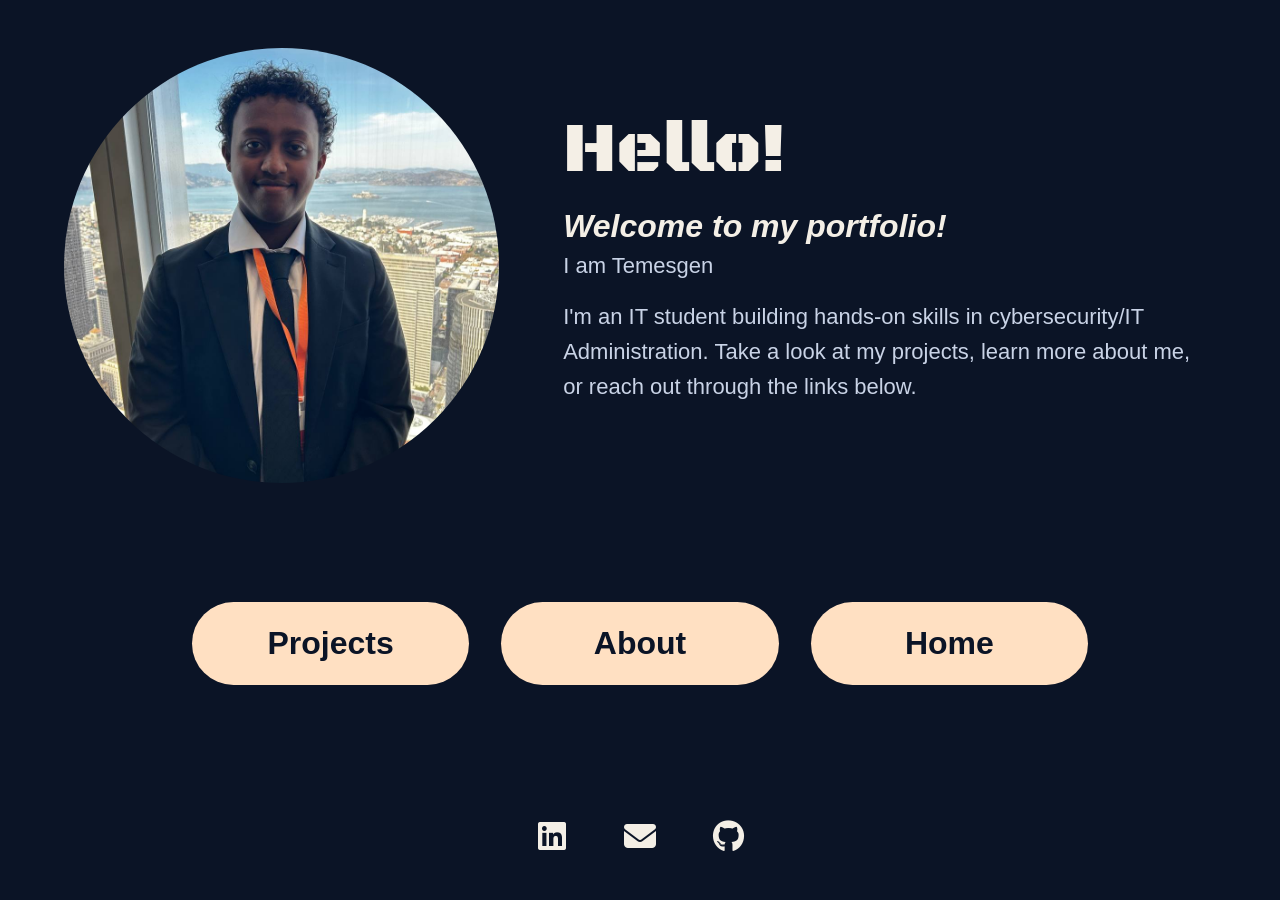
<file: index.html>
<!DOCTYPE html>
<html lang="en">
<head>
    <meta charset="UTF-8">
    <meta name="viewport" content="width=device-width, initial-scale=1.0">
    <title>Temesgen | Portfolio</title>
    <!--Logo-->
    <link rel="icon" type="image/svg+xml" href="images/logo.svg">
    <!--CSS-->
    <link rel="stylesheet" href="style.css">
    <!--SocialMedia Logos-->
    <link rel="stylesheet" href="https://cdnjs.cloudflare.com/ajax/libs/font-awesome/6.5.2/css/all.min.css">
    <!--Googlefont-->
    <link rel="preconnect" href="https://fonts.googleapis.com">
    <link rel="preconnect" href="https://fonts.gstatic.com" crossorigin>
    <link href="https://fonts.googleapis.com/css2?family=Black+Ops+One&display=swap" rel="stylesheet">    
</head>
<body>
  <div class="page">
           
    <header class="hero"> 
      <figure class="portrait">
        <img class="my_image" src="Images/My Picture.jpeg" alt="Picture of Temesgen">
      </figure>


      <div class="intro">
        <h1>Hello!</h1>
        <h2 class="name"><i>Welcome to my portfolio!</i></h2>
        <p>I am Temesgen</p> 
        <p>I'm an IT student building hands-on skills in
         cybersecurity/IT Administration. Take a look at my projects, learn more about me, or reach
         out through the links below.</p>
      </div>     
    </header>    
   
<!--I will change all those listed into horizontally alligned buttons-->
  <main id="main-content" class="home-main">
      <nav class="home-nav" aria-label="Main navigation">
        <ul>
          <li><a href="Projects.html">Projects</a></li>
          <li><a href="About.html">About</a></li>
          <li><a href="index.html" aria-current="page">Home</a></li>
        </ul>
      </nav>
    </main>
   
<!--Social Media Logos-->
<footer class="site-footer">
      <ul class="social">
        <li><a href="https://www.linkedin.com/in/temesgen-m/?isSelfProfile=true" aria-label="LinkedIn"><i class="fa-brands fa-linkedin" aria-hidden="true"></i></a></li>
        <li><a href="mailto:temesgenmekone0@gmail.com" aria-label="Email"><i class="fa-solid fa-envelope" aria-hidden="true"></i></a></li>
        <li><a href="https://github.com/walelgnet-gif" aria-label="GitHub"><i class="fa-brands fa-github" aria-hidden="true"></i></a></li>
      </ul>
</footer>
    
  </div> 

  <script src="script.js"></script>
</body>
</html>
</file>
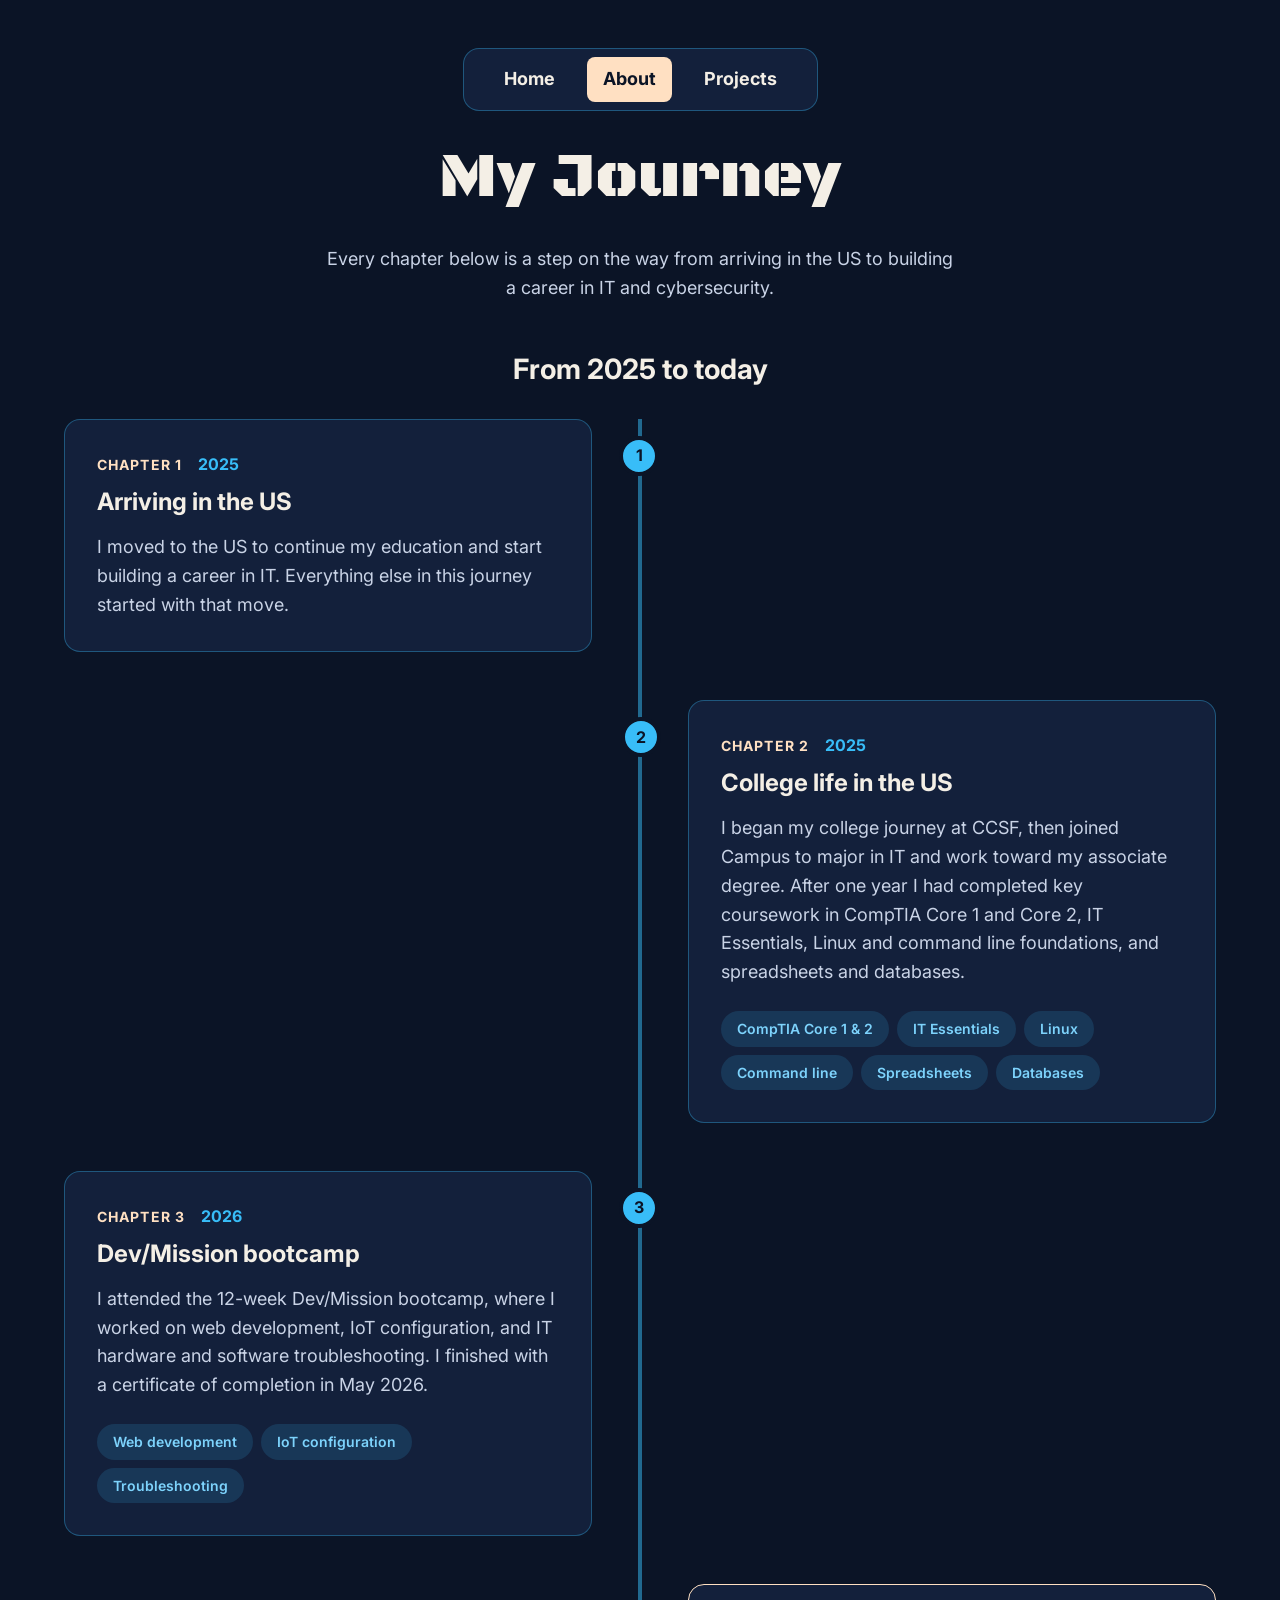
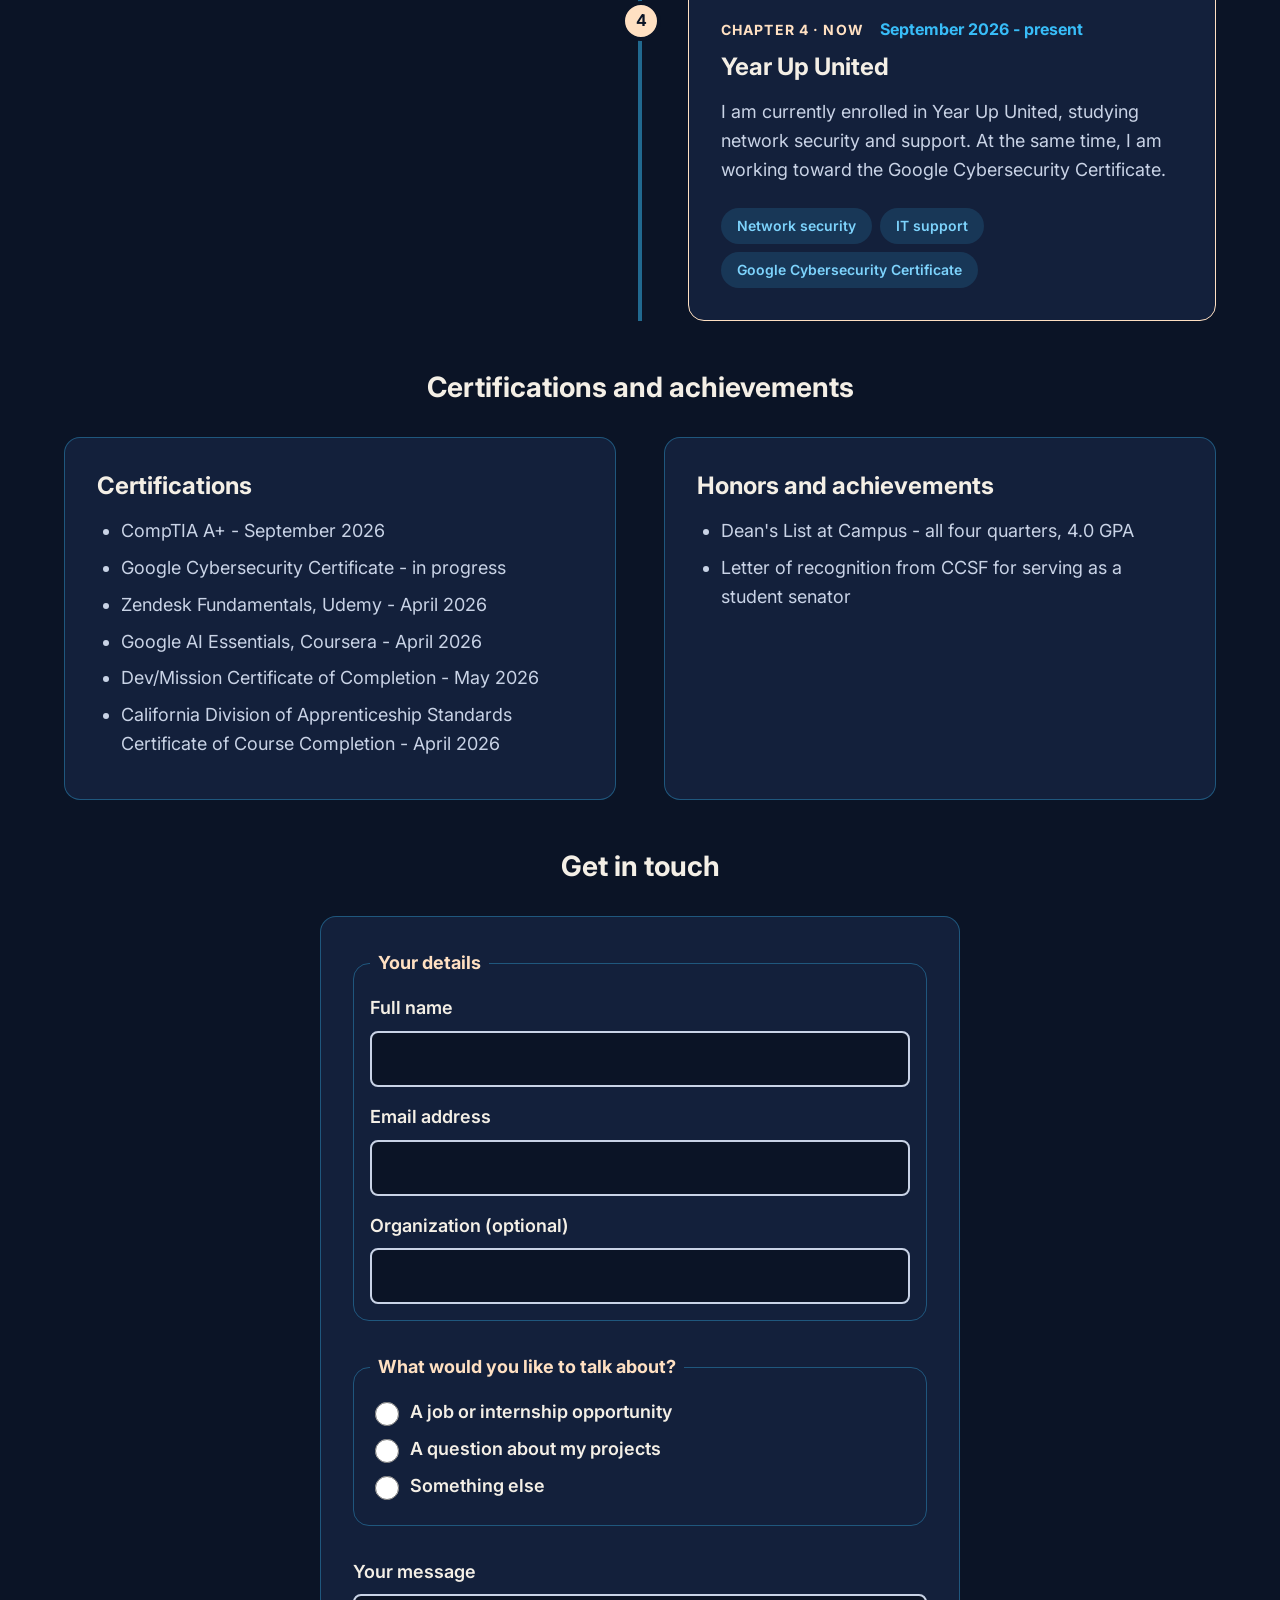
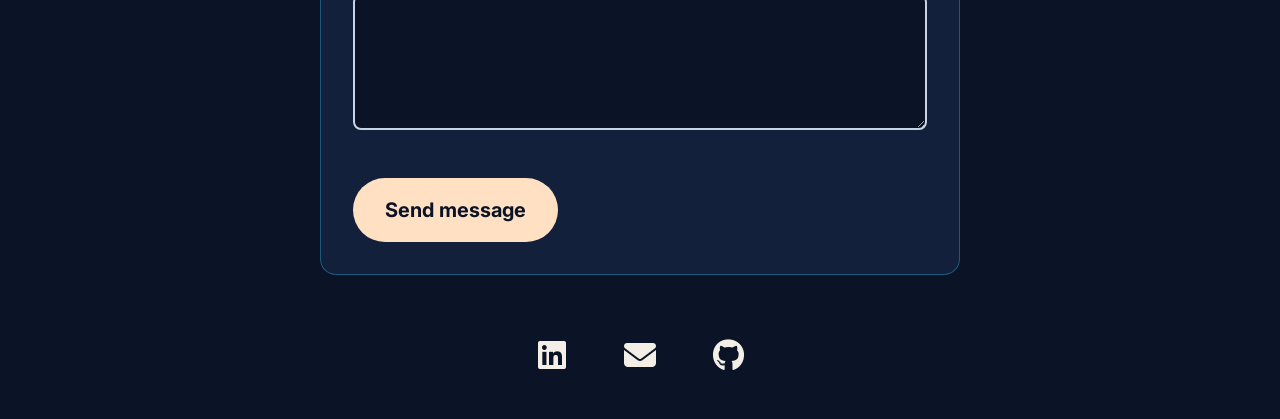
<file: About.html>
<!DOCTYPE html>
<html lang="en">
<head>
  <meta charset="UTF-8">
  <meta name="viewport" content="width=device-width, initial-scale=1.0">
  <meta name="description" content="Temesgen's journey from arriving in the US to building a career in IT and cybersecurity.">
  <title>My Journey | Temesgen</title>

  <link rel="icon" type="image/svg+xml" href="images/logo.svg">
  <link rel="stylesheet" href="style.css">
  <link rel="stylesheet" href="https://cdnjs.cloudflare.com/ajax/libs/font-awesome/6.5.2/css/all.min.css">
  <link rel="preconnect" href="https://fonts.googleapis.com">
  <link rel="preconnect" href="https://fonts.gstatic.com" crossorigin>
  <link href="https://fonts.googleapis.com/css2?family=Black+Ops+One&family=Inter:wght@400;600;700&display=swap" rel="stylesheet">
</head>
<body>
  <div class="page">

    <header class="page-header">
      <nav class="navbar" aria-label="Main navigation">
        <ul>
          <li><a href="index.html">Home</a></li>
          <li><a href="About.html" aria-current="page">About</a></li>
          <li><a href="Projects.html">Projects</a></li>
        </ul>
      </nav>

      <h1>My Journey</h1>
      <p class="lead">Every chapter below is a step on the way from arriving in the US to building a career in IT and cybersecurity.</p>
    </header>

    <main id="main-content">

      <!-- To add a chapter, copy one timeline-item block. The number and the left/right side update by themselves. -->
      <section>
        <h2 class="section-title">From 2025 to today</h2>

        <div class="timeline">

          <div class="timeline-item">
            <div class="timeline-meta">
              <span class="chapter">Chapter 1</span>
              <time datetime="2025">2025</time>
            </div>
            <h3>Arriving in the US</h3>
            <p>I moved to the US to continue my education and start building a career in IT. Everything else in this journey started with that move.</p>
          </div>

          <div class="timeline-item">
            <div class="timeline-meta">
              <span class="chapter">Chapter 2</span>
              <time datetime="2025">2025</time>
            </div>
            <h3>College life in the US</h3>
            <p>I began my college journey at CCSF, then joined Campus to major in IT and work toward my associate degree. After one year I had completed key coursework in CompTIA Core 1 and Core 2, IT Essentials, Linux and command line foundations, and spreadsheets and databases.</p>
            <ul class="tags" aria-label="Skills">
              <li>CompTIA Core 1 &amp; 2</li>
              <li>IT Essentials</li>
              <li>Linux</li>
              <li>Command line</li>
              <li>Spreadsheets</li>
              <li>Databases</li>
            </ul>
          </div>

          <div class="timeline-item">
            <div class="timeline-meta">
              <span class="chapter">Chapter 3</span>
              <time datetime="2026">2026</time>
            </div>
            <h3>Dev/Mission bootcamp</h3>
            <p>I attended the 12-week Dev/Mission bootcamp, where I worked on web development, IoT configuration, and IT hardware and software troubleshooting. I finished with a certificate of completion in May 2026.</p>
            <ul class="tags" aria-label="Skills">
              <li>Web development</li>
              <li>IoT configuration</li>
              <li>Troubleshooting</li>
            </ul>
          </div>

          <div class="timeline-item current">
            <div class="timeline-meta">
              <span class="chapter">Chapter 4 &middot; Now</span>
              <time datetime="2026-09">September 2026 - present</time>
            </div>
            <h3>Year Up United</h3>
            <p>I am currently enrolled in Year Up United, studying network security and support. At the same time, I am working toward the Google Cybersecurity Certificate.</p>
            <ul class="tags" aria-label="Skills">
              <li>Network security</li>
              <li>IT support</li>
              <li>Google Cybersecurity Certificate</li>
            </ul>
          </div>

        </div>
      </section>

      <section>
        <h2 class="section-title">Certifications and achievements</h2>

        <div class="cards">
          <div class="card">
            <h3>Certifications</h3>
            <ul class="bullets">
              <li>CompTIA A+ - September 2026</li>
              <li>Google Cybersecurity Certificate - in progress</li>
              <li>Zendesk Fundamentals, Udemy - April 2026</li>
              <li>Google AI Essentials, Coursera - April 2026</li>
              <li>Dev/Mission Certificate of Completion - May 2026</li>
              <li>California Division of Apprenticeship Standards Certificate of Course Completion - April 2026</li>
            </ul>
          </div>

          <div class="card">
            <h3>Honors and achievements</h3>
            <ul class="bullets">
              <li>Dean's List at Campus - all four quarters, 4.0 GPA</li>
              <li>Letter of recognition from CCSF for serving as a student senator</li>
            </ul>
          </div>
        </div>
      </section>


       <section aria-labelledby="contact-heading">
        <h2 id="contact-heading" class="section-title">Get in touch</h2>

        <form class="card contact-form" id="contact-form" action="#" method="post" novalidate>

          <fieldset>
            <legend>Your details</legend>

            <div class="field">
              <label for="name">Full name</label>
              <input type="text" id="name" name="name" autocomplete="name" required aria-describedby="name-error">
              <p class="error" id="name-error" role="alert" hidden></p>
            </div>

            <div class="field">
              <label for="email">Email address</label>
              <input type="email" id="email" name="email" autocomplete="email" required aria-describedby="email-error">
              <p class="error" id="email-error" role="alert" hidden></p>
            </div>

            <div class="field">
              <label for="organization">Organization (optional)</label>
              <input type="text" id="organization" name="organization" autocomplete="organization">
            </div>
          </fieldset>

          <fieldset aria-describedby="topic-error">
            <legend>What would you like to talk about?</legend>

            <div class="option">
              <input type="radio" id="topic-job" name="topic" value="job" required>
              <label for="topic-job">A job or internship opportunity</label>
            </div>

            <div class="option">
              <input type="radio" id="topic-project" name="topic" value="project">
              <label for="topic-project">A question about my projects</label>
            </div>

            <div class="option">
              <input type="radio" id="topic-other" name="topic" value="other">
              <label for="topic-other">Something else</label>
            </div>

            <p class="error" id="topic-error" role="alert" hidden>Please choose one option.</p>
          </fieldset>

          <div class="field">
            <label for="message">Your message</label>
            <textarea id="message" name="message" rows="5" required aria-describedby="message-error"></textarea>
            <p class="error" id="message-error" role="alert" hidden></p>
          </div>

          <button type="submit" class="submit-button">Send message</button>

          <p class="form-status" id="form-status" role="status" hidden>Thank you! Your message was submitted.</p>

        </form>
      </section>

    </main>

    <footer class="site-footer">
      <ul class="social">
        <li><a href="https://www.linkedin.com/in/temesgen-m/?isSelfProfile=true" aria-label="LinkedIn"><i class="fa-brands fa-linkedin" aria-hidden="true"></i></a></li>
        <li><a href="mailto:temesgenmekone0@gmail.com" aria-label="Email"><i class="fa-solid fa-envelope" aria-hidden="true"></i></a></li>
        <li><a href="https://github.com/walelgnet-gif" aria-label="GitHub"><i class="fa-brands fa-github" aria-hidden="true"></i></a></li>
      </ul>
    </footer>

  </div>

  <script src="script.js"></script>
</body>
</html>
</file>
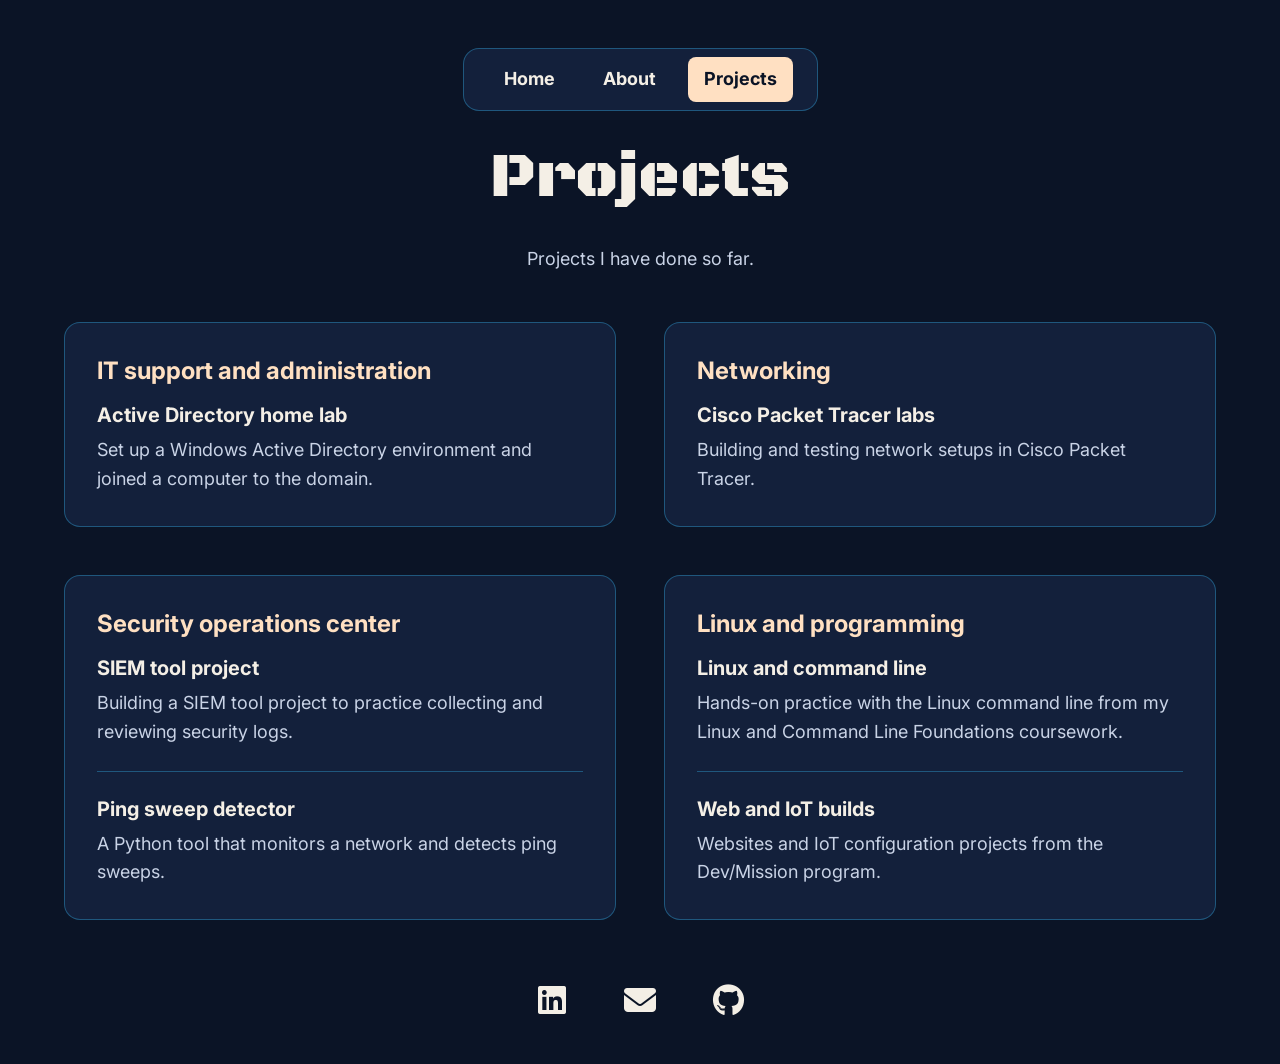
<file: Projects.html>
<!DOCTYPE html>
<html lang="en">
<head>
  <meta charset="UTF-8">
  <meta name="viewport" content="width=device-width, initial-scale=1.0">
  <meta name="description" content="Temesgen's IT and cybersecurity projects, grouped by field.">
  <title>Temesgen | Projects</title>

  <link rel="icon" type="image/svg+xml" href="images/logo.svg">
  <link rel="stylesheet" href="style.css">
  <link rel="stylesheet" href="https://cdnjs.cloudflare.com/ajax/libs/font-awesome/6.5.2/css/all.min.css">
  <link rel="preconnect" href="https://fonts.googleapis.com">
  <link rel="preconnect" href="https://fonts.gstatic.com" crossorigin>
  <link href="https://fonts.googleapis.com/css2?family=Black+Ops+One&family=Inter:wght@400;600;700&display=swap" rel="stylesheet">
</head>
<body>
  <div class="page">

    <header class="page-header">
      <nav class="navbar" aria-label="Main navigation">
        <ul>
          <li><a href="index.html">Home</a></li>
          <li><a href="About.html">About</a></li>
          <li><a href="Projects.html" aria-current="page">Projects</a></li>
        </ul>
      </nav>

      <h1>Projects</h1>
      <p class="lead">Projects I have done so far.</p>
    </header>

    <main id="main-content">
      <section class="project-grid" aria-label="Projects by field">

        <article class="card">
          <h2>IT support and administration</h2>
          <div class="project">
            <h3>Active Directory home lab</h3>
            <p>Set up a Windows Active Directory environment and joined a computer to the domain.</p>
          </div>
        </article>

        <article class="card">
          <h2>Networking</h2>
          <div class="project">
            <h3>Cisco Packet Tracer labs</h3>
            <p>Building and testing network setups in Cisco Packet Tracer.</p>
          </div>
        </article>

        <article class="card">
          <h2>Security operations center</h2>
          <div class="project">
            <h3>SIEM tool project</h3>
            <p>Building a SIEM tool project to practice collecting and reviewing security logs.</p>
          </div>
          <div class="project">
            <h3>Ping sweep detector</h3>
            <p>A Python tool that monitors a network and detects ping sweeps.</p>
          </div>
        </article>

        <article class="card">
          <h2>Linux and programming</h2>
          <div class="project">
            <h3>Linux and command line</h3>
            <p>Hands-on practice with the Linux command line from my Linux and Command Line Foundations coursework.</p>
          </div>
          <div class="project">
            <h3>Web and IoT builds</h3>
            <p>Websites and IoT configuration projects from the Dev/Mission program.</p>
          </div>
          
           
          
        </article>

      </section>
    </main>

    <footer class="site-footer">
      <ul class="social">
        <li><a href="https://www.linkedin.com/in/temesgen-m/?isSelfProfile=true" aria-label="LinkedIn"><i class="fa-brands fa-linkedin" aria-hidden="true"></i></a></li>
        <li><a href="mailto:temesgenmekone0@gmail.com" aria-label="Email"><i class="fa-solid fa-envelope" aria-hidden="true"></i></a></li>
        <li><a href="https://github.com/walelgnet-gif" aria-label="GitHub"><i class="fa-brands fa-github" aria-hidden="true"></i></a></li>
      </ul>
    </footer>

  </div>
  
  <script src="script.js"></script>
</body>
</html>
</file>
<file: style.css>
*,
*::before,
*::after {
  box-sizing: border-box;
}
 
body {
  margin: 0;
  background-color: #0b1426;
  color: #f4efe6;
  font-family: "Inter", Arial, sans-serif;
  font-size: 1.125rem;
  line-height: 1.6;
}
 
img {
  max-width: 100%;
}
 
h1 {
  margin: 0;
  font-family: "Black Ops One", "Arial Black", Arial, sans-serif;
  font-weight: normal;
  line-height: 1.1;
}
 
h2,
h3 {
  margin: 0;
  font-family: "Inter", Arial, sans-serif;
  line-height: 1.3;
}
 
a {
  color: #7dd3fc;
}
 
a:focus-visible {
  outline: 3px solid #ffffff;
  outline-offset: 4px;
}
 
.page {
  min-height: 100vh;
  display: grid;
  grid-template-rows: auto 1fr auto;
  gap: 2rem;
  width: 90%;
  max-width: 70rem;
  margin: 0 auto;
  padding: 2rem 0 1.5rem;
}
 
#main-content {
  display: grid;
  align-content: start;
  gap: 3rem;
}
 
#main-content.home-main {
  align-content: center;
}
 
.section-title {
  margin: 0 0 2rem;
  font-size: 1.75rem;
  text-align: center;
}
 
.hero {
  display: grid;
  grid-template-columns: minmax(0, 1fr);
  gap: 1.5rem;
  align-items: center;
  justify-items: center;
  text-align: center;
}
 
.portrait {
  margin: 0;
  width: 70%;
  max-width: 15rem;
}
 
.my_image {
  display: block;
  width: 100%;
  height: auto;
  aspect-ratio: 1 / 1;
  object-fit: cover;
  border-radius: 50%;
}
 
.intro {
  max-width: 40rem;
}
 
.intro h1 {
  margin: 0 0 1rem;
  font-size: 3rem;
}
 
.intro p {
  margin: 0 0 1rem;
  color: #c9d3e6;
}
 
.intro .name {
  color: #f4efe6;
  font-size: 1.5rem;
  font-weight: 700;
}
 
.home-nav ul {
  list-style: none;
  margin: 0 auto;
  padding: 0;
  display: grid;
  grid-template-columns: minmax(0, 1fr);
  gap: 1rem;
  width: 100%;
  max-width: 24rem;
}
 
.home-nav a {
  display: grid;
  place-items: center;
  min-height: 4rem;
  padding: 1rem 1.5rem;
  border-radius: 999px;
  background-color: #ffe0c2;
  color: #0b1426;
  font-weight: 700;
  font-size: 1.5rem;
  text-decoration: none;
  transition: transform 0.2s ease, background-color 0.2s ease, box-shadow 0.2s ease;
}
 
.home-nav a:hover,
.home-nav a:focus-visible {
  background-color: #38bdf8;
  transform: translateY(-8px) scale(1.05);
  box-shadow: 0 16px 24px rgba(56, 189, 248, 0.4);
}
 
.page-header {
  display: grid;
  gap: 2rem;
  justify-items: center;
  text-align: center;
}
 
.page-header h1 {
  font-size: 2.25rem;
}
 
.lead {
  max-width: 40rem;
  margin: 0;
  color: #c9d3e6;
}
 
.navbar ul {
  list-style: none;
  margin: 0 auto;
  padding: 0.5rem;
  display: grid;
  grid-auto-flow: column;
  gap: 0.5rem;
  width: fit-content;
  max-width: 100%;
  background-color: #13203b;
  border: 1px solid rgba(56, 189, 248, 0.35);
  border-radius: 16px;
}
 
.navbar a {
  display: block;
  padding: 0.5rem;
  border-radius: 8px;
  color: #f4efe6;
  font-weight: 700;
  font-size: 1rem;
  text-decoration: none;
  transition: background-color 0.2s ease, color 0.2s ease;
}
 
.navbar a:hover,
.navbar a:focus-visible {
  background-color: #38bdf8;
  color: #0b1426;
}
 
.navbar a[aria-current="page"] {
  background-color: #ffe0c2;
  color: #0b1426;
}
 
.card,
.timeline-item {
  padding: 1rem;
  background-color: #13203b;
  border: 1px solid rgba(56, 189, 248, 0.35);
  border-radius: 16px;
}
 
.card h2,
.card h3,
.timeline-item h3 {
  margin: 0 0 1rem;
  font-size: 1.5rem;
}
 
.card h2 {
  color: #ffe0c2;
}
 
.card p,
.timeline-item p {
  margin: 0;
  color: #c9d3e6;
}
 
.bullets {
  margin: 0;
  padding-left: 1.5rem;
  color: #c9d3e6;
}
 
.bullets li {
  margin-bottom: 0.5rem;
}
 
.tags {
  list-style: none;
  margin: 1.5rem 0 0;
  padding: 0;
  display: flex;
  flex-wrap: wrap;
  gap: 0.5rem;
}
 
.tags li {
  padding: 0.5rem 1rem;
  border-radius: 999px;
  background-color: rgba(56, 189, 248, 0.15);
  color: #7dd3fc;
  font-size: 0.875rem;
  font-weight: 600;
  line-height: 1.4;
}
 
.timeline {
  position: relative;
  display: grid;
  gap: 2rem;
  counter-reset: chapter;
}
 
.timeline::before {
  content: "";
  position: absolute;
  top: 0;
  bottom: 0;
  left: 1.25rem;
  width: 4px;
  background-color: rgba(56, 189, 248, 0.5);
}
 
.timeline-item {
  position: relative;
  margin-left: 3.5rem;
  counter-increment: chapter;
}
 
.timeline-item::before {
  content: counter(chapter);
  position: absolute;
  top: 1rem;
  left: calc(-3.5rem + 2px);
  width: 2.5rem;
  height: 2.5rem;
  display: grid;
  place-items: center;
  border: 4px solid #0b1426;
  border-radius: 50%;
  background-color: #38bdf8;
  color: #0b1426;
  font-weight: 700;
  font-size: 1rem;
}
 
.timeline-item.current {
  border-color: #ffe0c2;
}
 
.timeline-item.current::before {
  background-color: #ffe0c2;
}
 
.timeline-meta {
  display: flex;
  flex-wrap: wrap;
  align-items: center;
  gap: 0.5rem 1rem;
  margin: 0 0 0.5rem;
}
 
.chapter {
  color: #ffe0c2;
  font-size: 0.875rem;
  font-weight: 700;
  letter-spacing: 0.08em;
  text-transform: uppercase;
}
 
.timeline-item time {
  color: #38bdf8;
  font-size: 1rem;
  font-weight: 700;
}
 
.cards {
  display: grid;
  grid-template-columns: minmax(0, 1fr);
  gap: 2rem;
}
 
.project-grid {
  display: grid;
  grid-template-columns: minmax(0, 1fr);
  gap: 2rem;
}
 
.project-grid .card {
  display: flex;
  flex-direction: column;
}
 
.project-grid .card h3 {
  margin: 0 0 0.5rem;
  font-size: 1.25rem;
}
 
.project + .project {
  margin-top: 1.5rem;
  padding-top: 1.5rem;
  border-top: 1px solid rgba(56, 189, 248, 0.35);
}
 
.project-grid .tags {
  margin-top: auto;
  padding-top: 1.5rem;
}
 
.site-footer {
  align-self: end;
  display: grid;
  justify-content: center;
}
 
.social {
  list-style: none;
  margin: 0;
  padding: 0;
  display: grid;
  grid-auto-flow: column;
  gap: 1.5rem;
}
 
.social a {
  display: grid;
  place-items: center;
  width: 3.5rem;
  height: 3.5rem;
  border-radius: 50%;
  color: #f4efe6;
  font-size: 1.75rem;
  text-decoration: none;
  transition: transform 0.2s ease, background-color 0.2s ease, color 0.2s ease;
}
 
.social a:hover,
.social a:focus-visible {
  background-color: #38bdf8;
  color: #0b1426;
  transform: translateY(-4px);
}
 
@media (min-width: 600px) {
  .home-nav ul {
    grid-template-columns: repeat(3, minmax(0, 1fr));
    max-width: 48rem;
  }
 
  .navbar ul {
    gap: 1rem;
    padding: 0.5rem 1.5rem;
  }
 
  .navbar a {
    padding: 0.5rem 1rem;
    font-size: 1.125rem;
  }
}
 
@media (min-width: 768px) {
  .page {
    gap: 3rem;
    padding: 3rem 0 2rem;
  }
 
  .hero {
    grid-template-columns: minmax(0, 2fr) minmax(0, 3fr);
    gap: 2.5rem;
    justify-items: stretch;
    text-align: left;
  }
 
  .portrait {
    width: 100%;
    max-width: 22rem;
    justify-self: center;
  }
 
  .intro h1 {
    font-size: 4rem;
  }
 
  .home-nav a {
    font-size: 1.75rem;
    min-height: 4.5rem;
  }
 
  .page-header h1 {
    font-size: 3.5rem;
  }
 
  .card,
  .timeline-item {
    padding: 1.5rem;
  }
 
  .timeline {
    gap: 3rem;
  }
 
  .timeline::before {
    left: 50%;
    transform: translateX(-50%);
  }
 
  .timeline-item {
    margin-left: 0;
    width: calc(50% - 3rem);
  }
 
  .timeline-item:nth-child(odd) {
    justify-self: start;
  }
 
  .timeline-item:nth-child(even) {
    justify-self: end;
  }
 
  .timeline-item:nth-child(odd)::before {
    left: auto;
    right: calc(-3rem - 20px);
  }
 
  .timeline-item:nth-child(even)::before {
    left: calc(-3rem - 20px);
  }
 
  .cards,
  .project-grid {
    grid-template-columns: repeat(2, minmax(0, 1fr));
  }
}
 
@media (min-width: 1200px) {
  .page {
    max-width: 78rem;
  }
 
  .hero {
    gap: 4rem;
  }
 
  .portrait {
    max-width: 28rem;
  }
 
  .intro h1 {
    font-size: 4.5rem;
  }
 
  .intro .name {
    font-size: 2rem;
  }
 
  .intro p {
    font-size: 1.375rem;
  }
 
  .home-nav ul {
    gap: 2rem;
    max-width: 56rem;
  }
 
  .home-nav a {
    font-size: 2rem;
    min-height: 5rem;
  }
 
  .page-header h1 {
    font-size: 4rem;
  }
 
  .card,
  .timeline-item {
    padding: 2rem;
  }
 
  .cards,
  .project-grid {
    gap: 3rem;
  }
 
  .social a {
    width: 4rem;
    height: 4rem;
    font-size: 2rem;
  }
}
 
@media (prefers-reduced-motion: reduce) {
  * {
    transition: none !important;
  }
 
  .home-nav a:hover,
  .home-nav a:focus-visible,
  .social a:hover,
  .social a:focus-visible {
    transform: none;
  }
}

.contact-form {
  display: grid;
  gap: 2rem;
  width: 100%;
  max-width: 40rem;
  margin: 0 auto;
}

.contact-form fieldset {
  margin: 0;
  padding: 1rem;
  border: 1px solid rgba(56, 189, 248, 0.35);
  border-radius: 16px;
}

.contact-form legend {
  padding: 0 0.5rem;
  color: #ffe0c2;
  font-weight: 700;
}

.field {
  display: grid;
  gap: 0.5rem;
  margin-bottom: 1rem;
}

.field:last-child {
  margin-bottom: 0;
}

.contact-form label {
  font-weight: 600;
}

.field input,
.field textarea {
  width: 100%;
  padding: 1rem;
  border: 2px solid #c9d3e6;
  border-radius: 8px;
  background-color: #0b1426;
  color: #f4efe6;
  font-family: inherit;
  font-size: 1rem;
}

.field textarea {
  min-height: 8rem;
  resize: vertical;
}

.option {
  display: flex;
  align-items: center;
  gap: 0.5rem;
  margin-bottom: 0.5rem;
}

.option input {
  flex-shrink: 0;
  width: 1.5rem;
  height: 1.5rem;
  accent-color: #38bdf8;
}

.contact-form input:focus-visible,
.contact-form textarea:focus-visible,
.contact-form button:focus-visible {
  outline: 3px solid #ffffff;
  outline-offset: 2px;
}

.field input[aria-invalid="true"],
.field textarea[aria-invalid="true"] {
  border-color: #ffb4b4;
}

.error {
  margin: 0;
  padding-left: 0.5rem;
  border-left: 4px solid #ffb4b4;
  color: #ffb4b4;
  font-weight: 600;
}

.submit-button {
  width: 100%;
  min-height: 4rem;
  padding: 1rem 2rem;
  border: 0;
  border-radius: 999px;
  background-color: #ffe0c2;
  color: #0b1426;
  font-family: inherit;
  font-size: 1.25rem;
  font-weight: 700;
  cursor: pointer;
  transition: transform 0.2s ease, background-color 0.2s ease;
}

.submit-button:hover,
.submit-button:focus-visible {
  background-color: #38bdf8;
  transform: translateY(-4px);
}

.form-status {
  margin: 0;
  padding: 1rem;
  border: 1px solid #38bdf8;
  border-radius: 8px;
  font-weight: 600;
}

@media (min-width: 600px) {
  .submit-button {
    width: auto;
    justify-self: start;
  }
}
</file>
